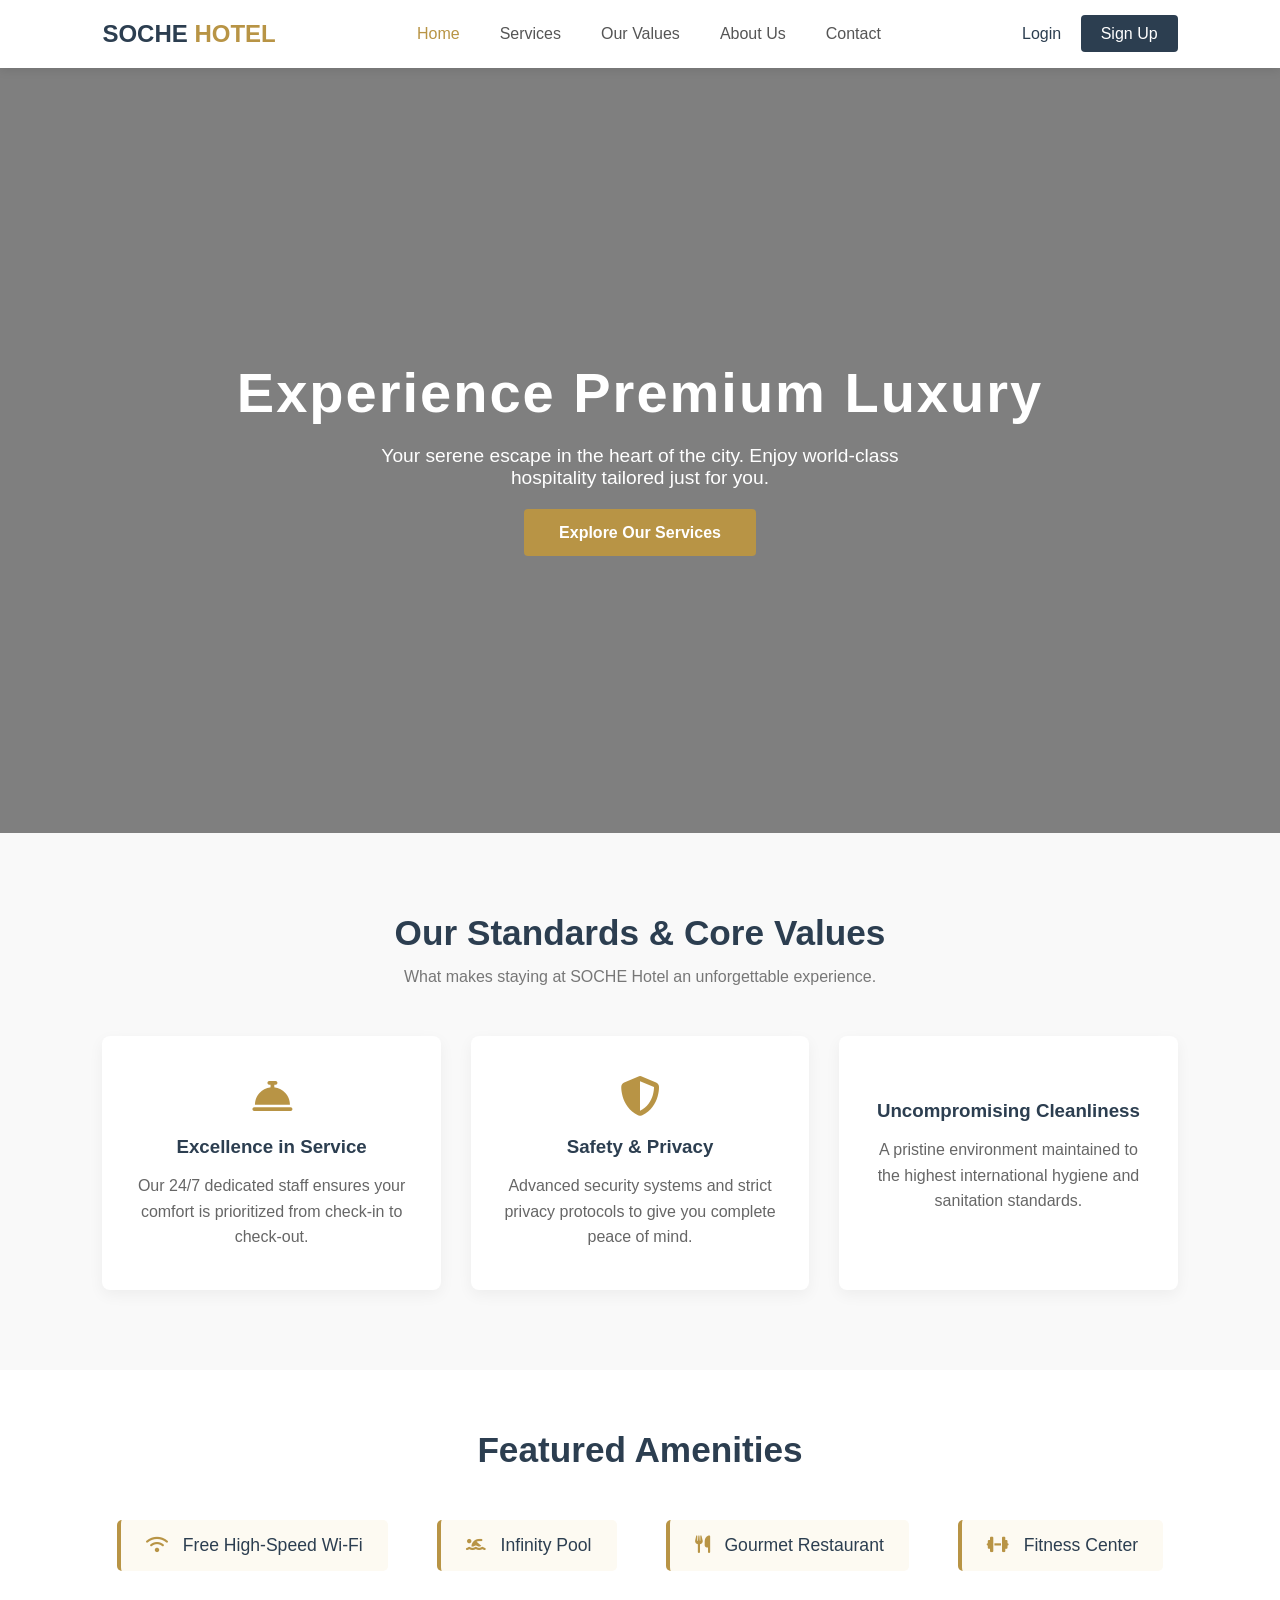
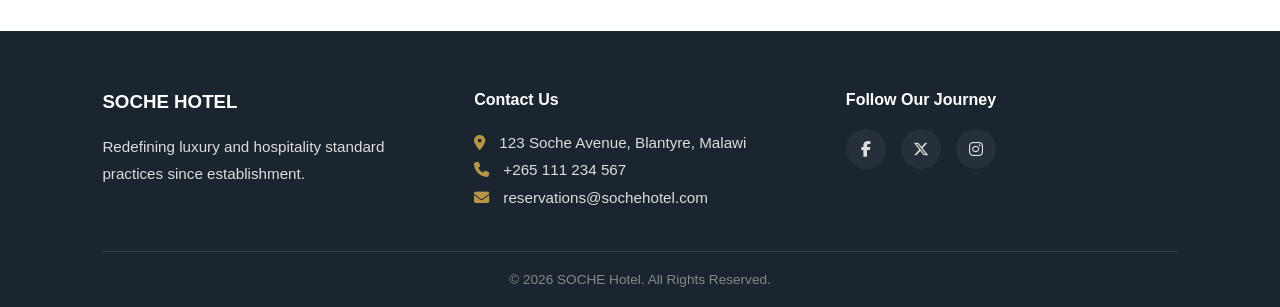
<file: index.html>
<!DOCTYPE html>
<!-- The DOCTYPE declaration tells the browser that this is an HTML5 document. -->
<html lang="en">
<head>
    <!-- Metadata section: Contains info about the page that isn't directly visible to users -->
    <meta charset="UTF-8">
    <!-- Ensures the website scales nicely and is responsive on mobile screens -->
    <meta name="viewport" content="width=device-width, initial-scale=1.0">
    <title>SOCHE Hotel | Luxury & Comfort</title>
    
    <!-- Link to Font Awesome for social media icons in the footer -->
    <link rel="stylesheet" href="https://cdnjs.cloudflare.com/ajax/libs/font-awesome/6.4.0/css/all.min.css">
    
    <!-- Linking our external CSS file to style this structural HTML -->
    <link rel="stylesheet" href="index.css">
</head>
<body>

    <!-- SECTION 1: HEADER & NAVIGATION -->
    <!-- The <header> holds the logo and main navigation menu -->
    <header class="navbar">
        <div class="logo">
            <h2>SOCHE <span>HOTEL</span></h2>
        </div>
        <nav>
            <!-- Unordered list for navigation links -->
            <ul class="nav-links">
                <li><a href="#home" class="active">Home</a></li>
                <li><a href="services.html">Services</a></li>
                <li><a href="#values">Our Values</a></li>
                <li><a href="about.html">About Us</a></li>
                <li><a href="contact.html">Contact</a></li>
            </ul>
        </nav>
        <!-- Auth buttons separated for distinct styling (e.g., call-to-action buttons) -->
        <div class="auth-buttons">
            <a href="login.html" class="btn-login">Login</a>
            <a href="signup.html" class="btn-signup">Sign Up</a>
        </div>
    </header>

    <!-- SECTION 2: HERO / LANDING BANNER -->
    <!-- This is the prominent visual area at the top containing the background photo -->
    <section id="home" class="hero-section">
        <div class="hero-content">
            <h1>Experience Premium Luxury</h1>
            <p>Your serene escape in the heart of the city. Enjoy world-class hospitality tailored just for you.</p>
            <!-- Call to action button to drive user engagement -->
            <a href="#services" class="cta-btn">Explore Our Services</a>
        </div>
    </section>

    <!-- SECTION 3: HOTEL STANDARDS & VALUES -->
    <!-- A clean, grid-based layout section to showcase the hotel's core values -->
    <section id="values" class="values-section">
        <div class="section-title">
            <h2>Our Standards & Core Values</h2>
            <p>What makes staying at SOCHE Hotel an unforgettable experience.</p>
        </div>
        
        <div class="values-grid">
            <!-- Value Card 1 -->
            <div class="value-card">
                <i class="fa-solid fa-bell-concierge card-icon"></i>
                <h3>Excellence in Service</h3>
                <p>Our 24/7 dedicated staff ensures your comfort is prioritized from check-in to check-out.</p>
            </div>
            <!-- Value Card 2 -->
            <div class="value-card">
                <i class="fa-solid fa-shield-halved card-icon"></i>
                <h3>Safety & Privacy</h3>
                <p>Advanced security systems and strict privacy protocols to give you complete peace of mind.</p>
            </div>
            <!-- Value Card 3 -->
            <div class="value-card">
                <i class="fa-solid fa-sparkles card-icon"></i>
                <h3>Uncompromising Cleanliness</h3>
                <p>A pristine environment maintained to the highest international hygiene and sanitation standards.</p>
            </div>
        </div>
    </section>

    <!-- SECTION 4: QUICK FEATURES / AMENITIES (Added industry standard feature) -->
    <!-- Added this because a hotel site needs to highlight key features immediately to convert visitors -->
    <section id="services" class="amenities-section">
        <div class="section-title">
            <h2>Featured Amenities</h2>
        </div>
        <div class="amenities-container">
            <div class="amenity"><i class="fa-solid fa-wifi"></i> Free High-Speed Wi-Fi</div>
            <div class="amenity"><i class="fa-solid fa-person-swimming"></i> Infinity Pool</div>
            <div class="amenity"><i class="fa-solid fa-utensils"></i> Gourmet Restaurant</div>
            <div class="amenity"><i class="fa-solid fa-dumbbell"></i> Fitness Center</div>
        </div>
    </section>

    <!-- SECTION 5: FOOTER -->
    <!-- The footer contains copyright info, contact quick-links, and social media channels -->
    <footer class="footer-section">
        <div class="footer-container">
            <!-- Footer About Segment -->
            <div class="footer-info">
                <h3>SOCHE HOTEL</h3>
                <p>Redefining luxury and hospitality standard practices since establishment.</p>
            </div>
            
            <!-- Footer Contact Info Segment -->
            <div id="contact" class="footer-contact">
                <h4>Contact Us</h4>
                <p><i class="fa-solid fa-location-dot"></i> 123 Soche Avenue, Blantyre, Malawi</p>
                <p><i class="fa-solid fa-phone"></i> +265 111 234 567</p>
                <p><i class="fa-solid fa-envelope"></i> reservations@sochehotel.com</p>
            </div>
            
            <!-- Footer Social Media Segment -->
            <div class="footer-socials">
                <h4>Follow Our Journey</h4>
                <div class="social-icons">
                    <!-- Target="_blank" opens the link in a new tab; rel="noopener" is for security -->
                    <a href="https://facebook.com" target="_blank" rel="noopener" aria-label="Facebook"><i class="fa-brands fa-facebook-f"></i></a>
                    <a href="https://twitter.com" target="_blank" rel="noopener" aria-label="X (formerly Twitter)"><i class="fa-brands fa-x-twitter"></i></a>
                    <a href="https://instagram.com" target="_blank" rel="noopener" aria-label="Instagram"><i class="fa-brands fa-instagram"></i></a>
                </div>
            </div>
        </div>
        
        <!-- Bottom bar for copyright -->
        <div class="footer-bottom">
            <p>&copy; 2026 SOCHE Hotel. All Rights Reserved.</p>
        </div>
    </footer>

</body>
</html>
</file>
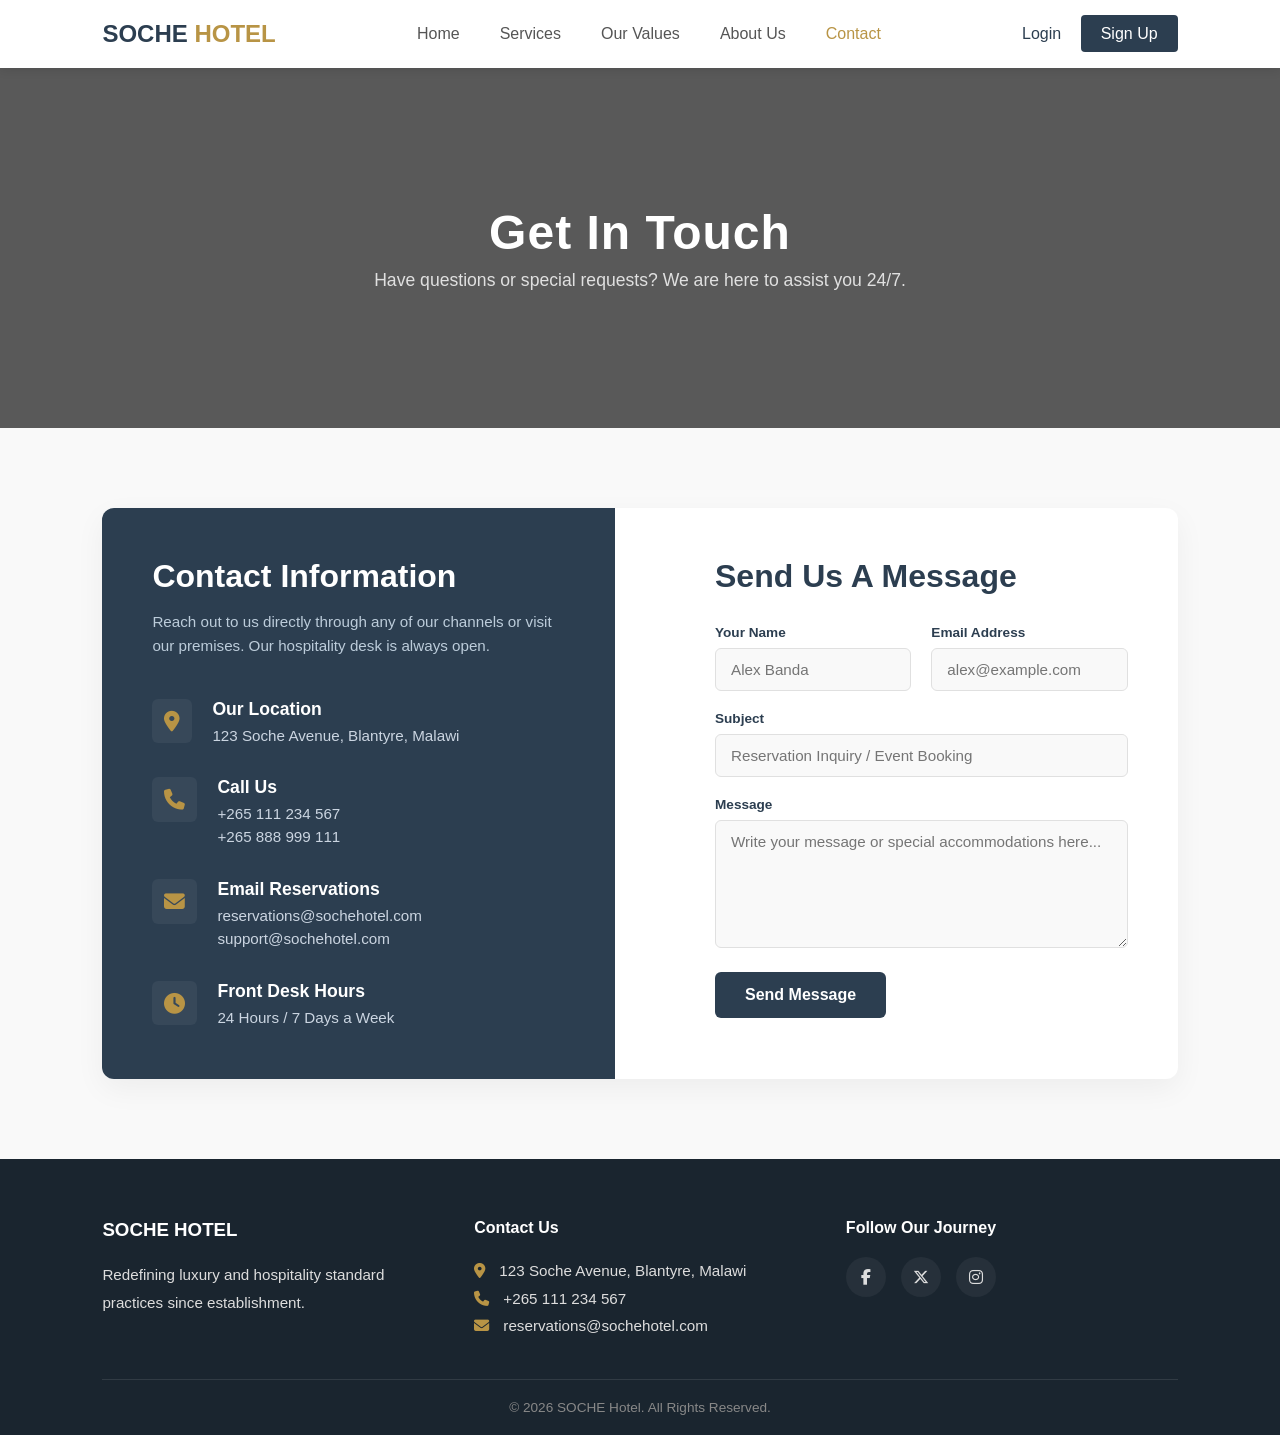
<file: contact.html>
<!DOCTYPE html>
<!-- Telling the browser this is an HTML5 document -->
<html lang="en">
<head>
    <meta charset="UTF-8">
    <meta name="viewport" content="width=device-width, initial-scale=1.0">
    <title>Contact Us | SOCHE Hotel</title>
    
    <!-- Link to Font Awesome for communication and location icons -->
    <link rel="stylesheet" href="https://cdnjs.cloudflare.com/ajax/libs/font-awesome/6.4.0/css/all.min.css">
    
    <!-- Link to the external CSS file dedicated to this page -->
    <link rel="stylesheet" href="contact.css">
</head>
<body>

    <!-- SECTION 1: HEADER & NAVIGATION (Persistent global layout component) -->
    <header class="navbar">
        <div class="logo">
            <h2>SOCHE <span>HOTEL</span></h2>
        </div>
        <nav>
            <ul class="nav-links">
                <li><a href="index.html">Home</a></li>
                <li><a href="services.html">Services</a></li>
                <li><a href="index.html#values">Our Values</a></li>
                <li><a href="about.html">About Us</a></li>
                <li><a href="contact.html" class="active">Contact</a></li>
            </ul>
        </nav>
        <div class="auth-buttons">
            <a href="login.html" class="btn-login">Login</a>
            <a href="signup.html" class="btn-signup">Sign Up</a>
        </div>
    </header>

    <!-- SECTION 2: CONTACT HERO BANNER -->
    <section class="contact-hero">
        <div class="hero-text">
            <h1>Get In Touch</h1>
            <p>Have questions or special requests? We are here to assist you 24/7.</p>
        </div>
    </section>

    <!-- SECTION 3: CONTACT CONTENT SPLIT LAYOUT -->
    <section class="contact-section">
        <div class="contact-container">
            
            <!-- LEFT COLUMN: Contact Channels & Business Info -->
            <div class="contact-info-panel">
                <h2>Contact Information</h2>
                <p class="panel-desc">Reach out to us directly through any of our channels or visit our premises. Our hospitality desk is always open.</p>
                
                <!-- Individual details channels -->
                <div class="info-details">
                    <div class="info-item">
                        <i class="fa-solid fa-location-dot"></i>
                        <div>
                            <h3>Our Location</h3>
                            <p>123 Soche Avenue, Blantyre, Malawi</p>
                        </div>
                    </div>

                    <div class="info-item">
                        <i class="fa-solid fa-phone"></i>
                        <div>
                            <h3>Call Us</h3>
                            <p>+265 111 234 567</p>
                            <p>+265 888 999 111</p>
                        </div>
                    </div>

                    <div class="info-item">
                        <i class="fa-solid fa-envelope"></i>
                        <div>
                            <h3>Email Reservations</h3>
                            <p>reservations@sochehotel.com</p>
                            <p>support@sochehotel.com</p>
                        </div>
                    </div>

                    <div class="info-item">
                        <i class="fa-solid fa-clock"></i>
                        <div>
                            <h3>Front Desk Hours</h3>
                            <p>24 Hours / 7 Days a Week</p>
                        </div>
                    </div>
                </div>
            </div>

            <!-- RIGHT COLUMN: Message Submission Inquiry Form -->
            <div class="contact-form-panel">
                <h2>Send Us A Message</h2>
                
                <form action="#" method="POST" class="message-form">
                    <!-- Split row for Name and Email fields side by side -->
                    <div class="form-row">
                        <div class="form-group">
                            <label for="name">Your Name</label>
                            <input type="text" id="name" name="name" placeholder="Alex Banda" required>
                        </div>
                        <div class="form-group">
                            <label for="email">Email Address</label>
                            <input type="email" id="email" name="email" placeholder="alex@example.com" required>
                        </div>
                    </div>

                    <!-- Subject Field -->
                    <div class="form-group">
                        <label for="subject">Subject</label>
                        <input type="text" id="subject" name="subject" placeholder="Reservation Inquiry / Event Booking" required>
                    </div>

                    <!-- Message Field: Introduces the multi-line <textarea> element to the student -->
                    <div class="form-group">
                        <label for="message">Message</label>
                        <textarea id="message" name="message" rows="6" placeholder="Write your message or special accommodations here..." required></textarea>
                    </div>

                    <!-- Submit Button -->
                    <button type="submit" class="btn-send">Send Message</button>
                </form>
            </div>

        </div>
    </section>

    <!-- SECTION 4: FOOTER (Persistent global layout component) -->
    <footer class="footer-section">
        <div class="footer-container">
            <div class="footer-info">
                <h3>SOCHE HOTEL</h3>
                <p>Redefining luxury and hospitality standard practices since establishment.</p>
            </div>
            
            <div class="footer-contact">
                <h4>Contact Us</h4>
                <p><i class="fa-solid fa-location-dot"></i> 123 Soche Avenue, Blantyre, Malawi</p>
                <p><i class="fa-solid fa-phone"></i> +265 111 234 567</p>
                <p><i class="fa-solid fa-envelope"></i> reservations@sochehotel.com</p>
            </div>
            
            <div class="footer-socials">
                <h4>Follow Our Journey</h4>
                <div class="social-icons">
                    <a href="https://facebook.com" target="_blank" rel="noopener" aria-label="Facebook"><i class="fa-brands fa-facebook-f"></i></a>
                    <a href="https://x.com" target="_blank" rel="noopener" aria-label="X"><i class="fa-brands fa-x-twitter"></i></a>
                    <a href="https://instagram.com" target="_blank" rel="noopener" aria-label="Instagram"><i class="fa-brands fa-instagram"></i></a>
                </div>
            </div>
        </div>
        
        <div class="footer-bottom">
            <p>&copy; 2026 SOCHE Hotel. All Rights Reserved.</p>
        </div>
    </footer>

</body>
</html>
</file>
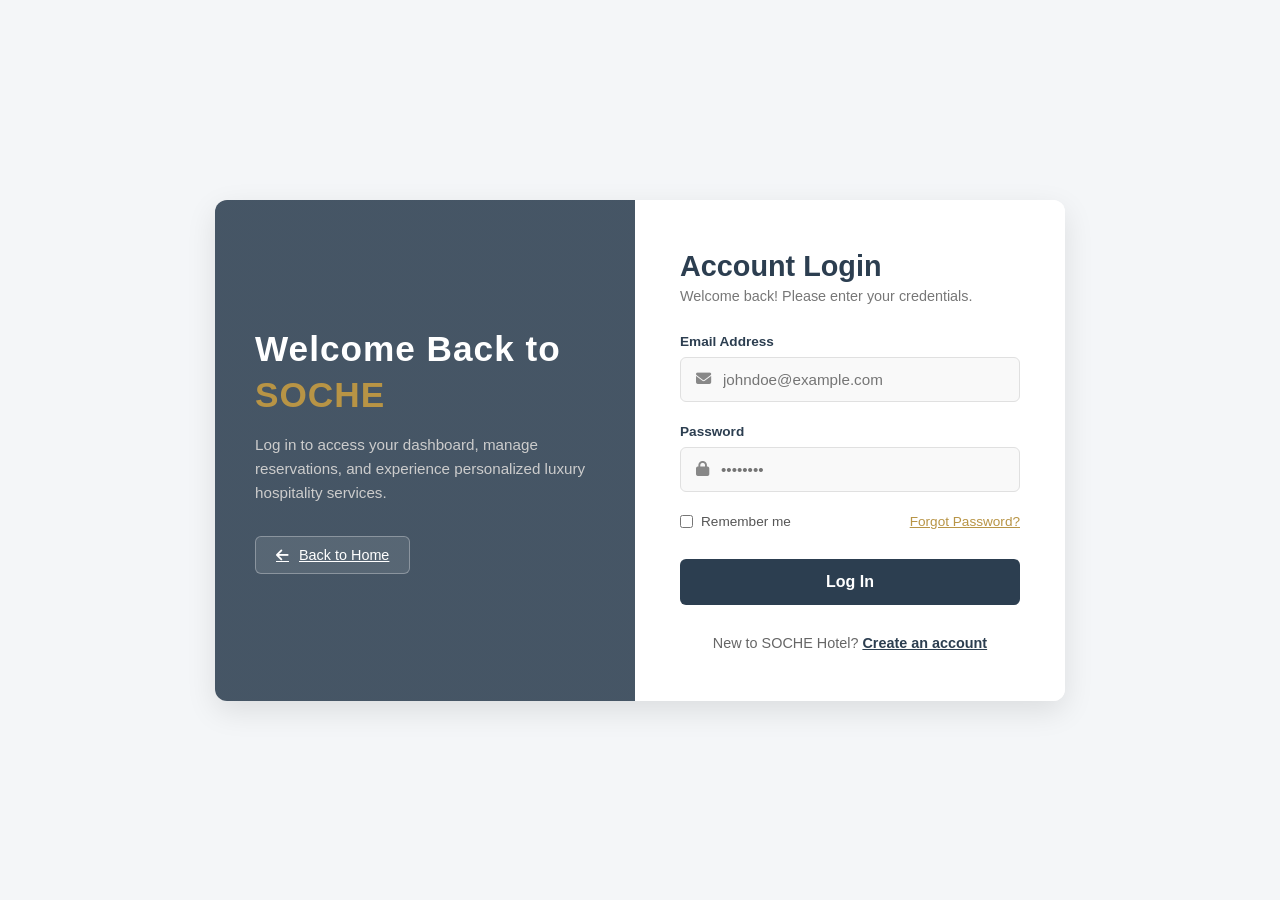
<file: login.html>
<!DOCTYPE html>
<html lang="en">
<head>
    <meta charset="UTF-8">
    <meta name="viewport" content="width=device-width, initial-scale=1.0">
    <title>Login | SOCHE Hotel</title>
    <link rel="stylesheet" href="https://cdnjs.cloudflare.com/ajax/libs/font-awesome/6.4.0/css/all.min.css">
    <link rel="stylesheet" href="login.css">
</head>
<body>

    <div class="login-container">
        
        <!-- LEFT SIDE BANNER WITH ACTIVE HOME REDIRECT -->
        <div class="login-banner">
            <div class="banner-text">
                <h2>Welcome Back to <span>SOCHE</span></h2>
                <p>Log in to access your dashboard, manage reservations, and experience personalized luxury hospitality services.</p>
                <a href="index.html" class="btn-back-home">
                    <i class="fa-solid fa-arrow-left"></i> Back to Home
                </a>
            </div>
        </div>

        <!-- RIGHT SIDE AUTHENTICATION BOX -->
        <div class="login-form-box">
            <div class="form-header">
                <h3>Account Login</h3>
                <p>Welcome back! Please enter your credentials.</p>
            </div>

            <form action="#" method="POST" class="form-element">
                <div class="input-group">
                    <label for="email">Email Address</label>
                    <div class="input-field">
                        <i class="fa-solid fa-envelope"></i>
                        <input type="email" id="email" name="email" placeholder="johndoe@example.com" required>
                    </div>
                </div>

                <div class="input-group">
                    <label for="password">Password</label>
                    <div class="input-field">
                        <i class="fa-solid fa-lock"></i>
                        <input type="password" id="password" name="password" placeholder="••••••••" required>
                    </div>
                </div>

                <div class="form-options">
                    <div class="remember-me">
                        <input type="checkbox" id="remember">
                        <label for="remember">Remember me</label>
                    </div>
                    <div class="forgot-pass">
                        <a href="#">Forgot Password?</a>
                    </div>
                </div>

                <button type="submit" class="btn-submit">Log In</button>
            </form>

            <div class="form-footer">
                <p>New to SOCHE Hotel? <a href="signup.html">Create an account</a></p>
            </div>
        </div>

    </div>

</body>
</html>
</file>
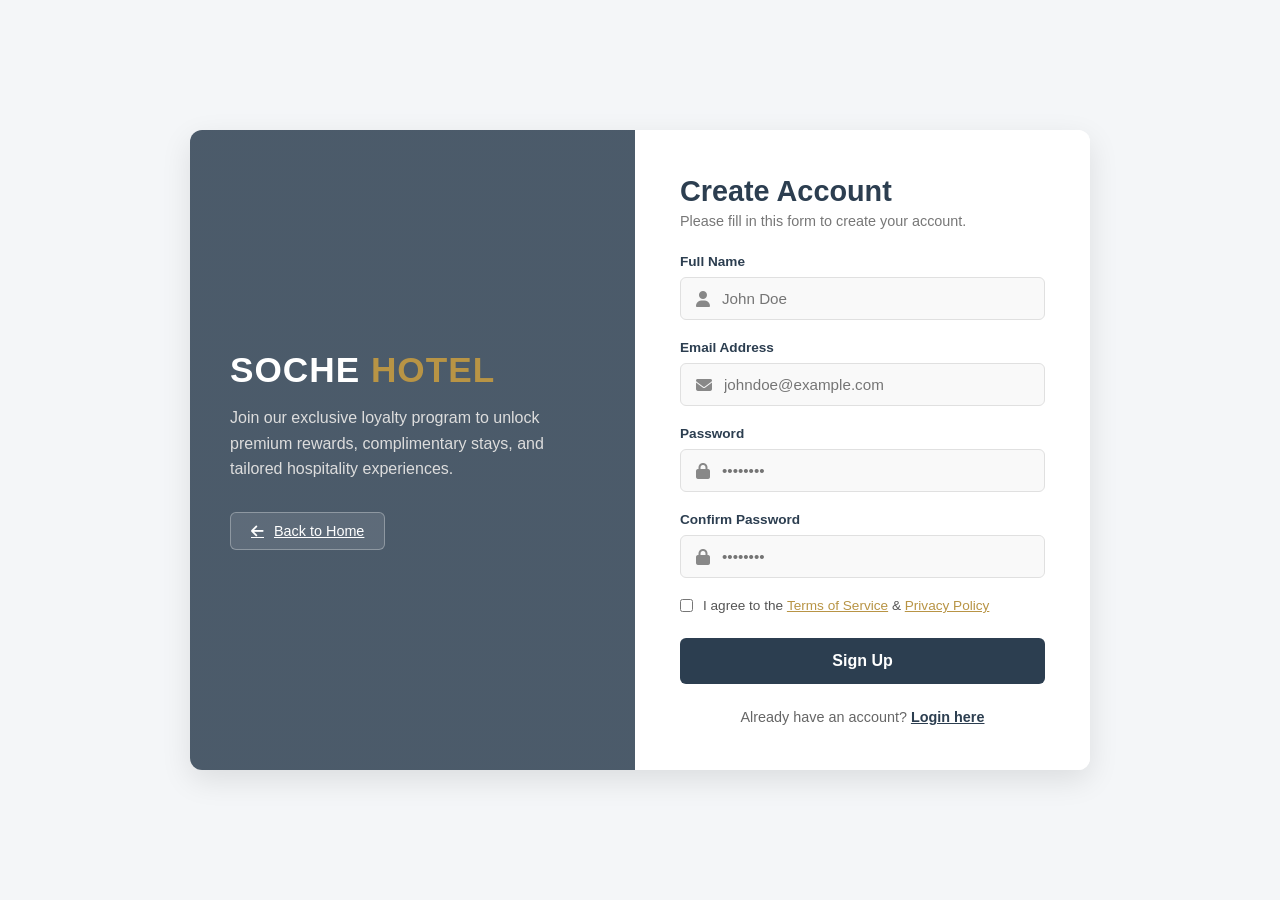
<file: signup.html>
<!DOCTYPE html>
<html lang="en">
<head>
    <meta charset="UTF-8">
    <meta name="viewport" content="width=device-width, initial-scale=1.0">
    <title>Sign Up | SOCHE Hotel</title>
    <link rel="stylesheet" href="https://cdnjs.cloudflare.com/ajax/libs/font-awesome/6.4.0/css/all.min.css">
    <link rel="stylesheet" href="signup.css">
</head>
<body>

    <div class="signup-container">
        
        <!-- LEFT SIDE BANNER WITH ACTIVE HOME REDIRECT -->
        <div class="signup-banner">
            <div class="banner-text">
                <h2>SOCHE <span>HOTEL</span></h2>
                <p>Join our exclusive loyalty program to unlock premium rewards, complimentary stays, and tailored hospitality experiences.</p>
                <a href="index.html" class="btn-back-home">
                    <i class="fa-solid fa-arrow-left"></i> Back to Home
                </a>
            </div>
        </div>

        <!-- RIGHT SIDE REGISTRATION BOX -->
        <div class="signup-form-box">
            <div class="form-header">
                <h3>Create Account</h3>
                <p>Please fill in this form to create your account.</p>
            </div>

            <form action="#" method="POST" class="form-element">
                <div class="input-group">
                    <label for="fullname">Full Name</label>
                    <div class="input-field">
                        <i class="fa-solid fa-user"></i>
                        <input type="text" id="fullname" name="fullname" placeholder="John Doe" required>
                    </div>
                </div>

                <div class="input-group">
                    <label for="email">Email Address</label>
                    <div class="input-field">
                        <i class="fa-solid fa-envelope"></i>
                        <input type="email" id="email" name="email" placeholder="johndoe@example.com" required>
                    </div>
                </div>

                <div class="input-group">
                    <label for="password">Password</label>
                    <div class="input-field">
                        <i class="fa-solid fa-lock"></i>
                        <input type="password" id="password" name="password" placeholder="••••••••" required>
                    </div>
                </div>

                <div class="input-group">
                    <label for="confirm-password">Confirm Password</label>
                    <div class="input-field">
                        <i class="fa-solid fa-lock"></i>
                        <input type="password" id="confirm-password" name="confirm-password" placeholder="••••••••" required>
                    </div>
                </div>

                <div class="terms-condition">
                    <input type="checkbox" id="terms" required>
                    <label for="terms">I agree to the <a href="#">Terms of Service</a> & <a href="#">Privacy Policy</a></label>
                </div>

                <button type="submit" class="btn-submit">Sign Up</button>
            </form>

            <div class="form-footer">
                <p>Already have an account? <a href="login.html">Login here</a></p>
            </div>
        </div>

    </div>

</body>
</html>
</file>
<file: index.css>
/* ==========================================================================
   1. GLOBAL STYLES & RESET
   ========================================================================== */
/* The asterisk (*) targets every single element. We reset margins and padding 
   so different browsers don't add default accidental spacing. */
* {
    margin: 0;
    padding: 0;
    box-sizing: border-box; /* Makes width/height calculations include padding and borders */
    font-family: 'Segoe UI', Tahoma, Geneva, Verdana, sans-serif;
}

/* Smooth scrolling makes the page glide nicely when clicking internal navigation anchors */
html {
    scroll-behavior: smooth;
}

/* Style default anchor tags globally so they don't have ugly blue underscores */
a {
    text-decoration: none;
    color: inherit;
}

/* ==========================================================================
   2. NAVIGATION BAR
   ========================================================================== */
.navbar {
    display: flex; /* Flexbox aligns items horizontally in a straight row */
    justify-content: space-between; /* Pushes logo, nav items, and buttons to opposite ends */
    align-items: center; /* Centers items vertically within the bar */
    padding: 20px 8%;
    background-color: #ffffff;
    box-shadow: 0 2px 10px rgba(0, 0, 0, 0.1); /* Adds a subtle drop shadow under navbar */
    position: sticky; /* Keeps the navbar pinned to the top of the screen when scrolling */
    top: 0;
    z-index: 1000; /* Ensures the navbar stays layered on top of all other elements */
}

.logo h2 {
    font-weight: 700;
    color: #2c3e50; /* Deep blue/grey Slate color */
}

/* Inline span style to color highlight the word "HOTEL" */
.logo h2 span {
    color: #b89445; /* Soft Luxury Gold color */
}

.nav-links {
    display: flex;
    list-style: none; /* Removes the bullet points from <li> elements */
}

.nav-links li {
    margin: 0 20px; /* Generates horizontal spacing between links */
}

.nav-links a {
    font-weight: 500;
    color: #555;
    transition: color 0.3s ease; /* Smooth fade effect when hovering over links */
}

/* Hover effect and active tab indication */
.nav-links a:hover,
.nav-links a.active {
    color: #b89445;
}

/* Login and signup button styles */
.auth-buttons .btn-login {
    margin-right: 15px;
    font-weight: 500;
    color: #2c3e50;
}

.auth-buttons .btn-signup {
    background-color: #2c3e50;
    color: #fff;
    padding: 10px 20px;
    border-radius: 4px; /* Rounds out the corners of the button */
    transition: background-color 0.3s ease;
}

.auth-buttons .btn-signup:hover {
    background-color: #b89445; /* Changes to gold on hover */
}

/* ==========================================================================
   3. HERO SECTION (With Background Image)
   ========================================================================== */
.hero-section {
    height: 85vh; /* Takes up 85% of the viewport height visible window */
    /* Placeholder luxury hotel background image using Unsplash */
    background: linear-gradient(rgba(0, 0, 0, 0.5), rgba(0, 0, 0, 0.5)), 
                url('https://images.unsplash.com/photo-1566073771259-6a8506099945?auto=format&fit=crop&w=1920&q=80') no-repeat center center/cover;
    /* The linear-gradient creates a dark overlay mask over the photo so white text stands out readable */
    display: flex;
    justify-content: center;
    align-items: center;
    text-align: center;
    color: #ffffff;
}

.hero-content h1 {
    font-size: 3.5rem; /* Large impact typography scaling */
    margin-bottom: 20px;
    letter-spacing: 2px;
}

.hero-content p {
    font-size: 1.2rem;
    margin-bottom: 35px;
    max-width: 600px; /* Constrains line length so it doesn't span infinitely wide */
    margin-left: auto;
    margin-right: auto;
}

/* Center Call to Action Button */
.cta-btn {
    background-color: #b89445;
    color: #fff;
    padding: 15px 35px;
    font-size: 1rem;
    font-weight: 600;
    border-radius: 4px;
    transition: transform 0.3s ease, background-color 0.3s ease;
}

.cta-btn:hover {
    background-color: #967631;
    transform: translateY(-3px); /* Slightly lifts button up for tactile interactive feedback */
}

/* ==========================================================================
   4. STANDARDS & VALUES SECTION
   ========================================================================== */
.values-section {
    padding: 80px 8%;
    background-color: #f9f9f9;
}

/* Shared utility structure for section naming banners */
.section-title {
    text-align: center;
    margin-bottom: 50px;
}

.section-title h2 {
    font-size: 2.2rem;
    color: #2c3e50;
    margin-bottom: 15px;
}

.section-title p {
    color: #777;
}

/* Display grid helps divide cards evenly automatically across lines */
.values-grid {
    display: grid;
    grid-template-columns: repeat(auto-fit, minmax(280px, 1fr)); /* Highly responsive: wraps blocks dynamically depending on device width */
    gap: 30px; /* Creates spacing corridors between row items and columns */
}

.value-card {
    background-color: #ffffff;
    padding: 40px 30px;
    text-align: center;
    border-radius: 8px;
    box-shadow: 0 5px 15px rgba(0,0,0,0.05);
    transition: translateY 0.3s ease;
}

.value-card:hover {
    transform: translateY(-5px); /* Lifts the card on hover */
}

.card-icon {
    font-size: 2.5rem;
    color: #b89445;
    margin-bottom: 20px;
}

.value-card h3 {
    margin-bottom: 15px;
    color: #2c3e50;
}

.value-card p {
    color: #666;
    line-height: 1.6; /* Adjusts the space between text lines for readability */
}

/* ==========================================================================
   5. AMENITIES SECTION
   ========================================================================== */
.amenities-section {
    padding: 60px 8%;
    background-color: #ffffff;
}

.amenities-container {
    display: flex;
    justify-content: space-around;
    flex-wrap: wrap; /* Wraps items cleanly to a new line on smaller screens */
    gap: 20px;
}

.amenity {
    font-size: 1.1rem;
    color: #2c3e50;
    font-weight: 500;
    background: #fdfaf2;
    padding: 15px 25px;
    border-radius: 5px;
    border-left: 4px solid #b89445; /* Left side decorative gold border edge highlight */
}

.amenity i {
    margin-right: 10px;
    color: #b89445;
}

/* ==========================================================================
   6. FOOTER
   ========================================================================== */
.footer-section {
    background-color: #1a252f; /* Deep dark background for rich contrast shift */
    color: #dddddd;
    padding: 60px 8% 20px 8%;
}

.footer-container {
    display: flex;
    justify-content: space-between;
    flex-wrap: wrap;
    gap: 40px;
    margin-bottom: 40px;
}

/* Flex item rules splitting real estate sizing allocation percentages */
.footer-info, .footer-contact, .footer-socials {
    flex: 1;
    min-width: 250px;
}

.footer-container h3, .footer-container h4 {
    color: #ffffff;
    margin-bottom: 20px;
}

.footer-info p, .footer-contact p {
    line-height: 1.8;
    font-size: 0.95rem;
}

.footer-contact i {
    color: #b89445;
    margin-right: 10px;
}

/* Alignment rules formatting target layout icons */
.social-icons {
    display: flex;
    gap: 15px;
}

.social-icons a {
    display: inline-flex;
    justify-content: center;
    align-items: center;
    width: 40px;
    height: 40px;
    background-color: rgba(255, 255, 255, 0.05); /* Soft opaque circular background canvas */
    border-radius: 50%; /* Perfect circle trick using radius percentages */
    transition: all 0.3s ease;
}

.social-icons a:hover {
    background-color: #b89445;
    color: #ffffff;
    transform: scale(1.1); /* Pop zoom effect */
}

/* Divider bottom copyright window banner */
.footer-bottom {
    text-align: center;
    padding-top: 20px;
    border-top: 1px solid rgba(255, 255, 255, 0.1);
    font-size: 0.85rem;
    color: #888;
}
</file>
<file: contact.css>
/* ==========================================================================
   1. GLOBAL STYLES & NAVBAR REUSE
   ========================================================================== */
* {
    margin: 0;
    padding: 0;
    box-sizing: border-box;
    font-family: 'Segoe UI', Tahoma, Geneva, Verdana, sans-serif;
}

a {
    text-decoration: none;
    color: inherit;
}

/* NAVBAR BRAND DISPLAY STYLES */
.navbar {
    display: flex;
    justify-content: space-between;
    align-items: center;
    padding: 20px 8%;
    background-color: #ffffff;
    box-shadow: 0 2px 10px rgba(0, 0, 0, 0.1);
    position: sticky;
    top: 0;
    z-index: 1000;
}

.logo h2 {
    font-weight: 700;
    color: #2c3e50;
}

.logo h2 span {
    color: #b89445;
}

.nav-links {
    display: flex;
    list-style: none;
}

.nav-links li {
    margin: 0 20px;
}

.nav-links a {
    font-weight: 500;
    color: #555;
    transition: color 0.3s ease;
}

.nav-links a:hover,
.nav-links a.active {
    color: #b89445;
}

.auth-buttons .btn-login {
    margin-right: 15px;
    font-weight: 500;
    color: #2c3e50;
}

.auth-buttons .btn-signup {
    background-color: #2c3e50;
    color: #fff;
    padding: 10px 20px;
    border-radius: 4px;
    transition: background-color 0.3s ease;
}

.auth-buttons .btn-signup:hover {
    background-color: #b89445;
}

/* ==========================================================================
   2. CONTACT HERO SUBPAGE HEADER
   ========================================================================== */
.contact-hero {
    height: 40vh; /* Shared layout scale matching Services and About Us */
    background: linear-gradient(rgba(0, 0, 0, 0.65), rgba(0, 0, 0, 0.65)),
                url('https://images.unsplash.com/photo-1486406146926-c627a92ad1ab?auto=format&fit=crop&w=1920&q=80') no-repeat center center/cover;
    display: flex;
    justify-content: center;
    align-items: center;
    text-align: center;
    color: #ffffff;
}

.hero-text h1 {
    font-size: 3rem;
    letter-spacing: 1px;
    margin-bottom: 10px;
}

.hero-text p {
    font-size: 1.1rem;
    color: #e0e0e0;
}

/* ==========================================================================
   3. CONTACT MAIN SPLIT WRAPPER LAYOUT
   ========================================================================== */
.contact-section {
    padding: 80px 8%;
    background-color: #f9f9f9;
}

.contact-container {
    display: flex;
    gap: 50px;
    flex-wrap: wrap; /* Triggers elegant vertical restructuring for tablets and phone displays */
    background-color: #ffffff;
    border-radius: 12px;
    overflow: hidden;
    box-shadow: 0 10px 30px rgba(0, 0, 0, 0.05);
}

.contact-info-panel, .contact-form-panel {
    flex: 1;
    min-width: 320px; /* Safeguards block panels from crushing narrow width layouts */
    padding: 50px;
}

/* ==========================================================================
   4. LEFT COLUMN: INFO PANEL STYLING
   ========================================================================== */
.contact-info-panel {
    background-color: #2c3e50; /* Primary brand dark slate layout color */
    color: #ffffff;
}

.contact-info-panel h2 {
    font-size: 2rem;
    margin-bottom: 15px;
}

.panel-desc {
    color: #bcccda;
    font-size: 0.95rem;
    line-height: 1.6;
    margin-bottom: 40px;
}

/* Layout stacking structure for rows of details channels */
.info-details {
    display: flex;
    flex-direction: column;
    gap: 30px;
}

.info-item {
    display: flex;
    align-items: flex-start;
    gap: 20px;
}

.info-item i {
    font-size: 1.3rem;
    color: #b89445; /* Luxury Gold detail accents */
    background-color: rgba(255, 255, 255, 0.05);
    padding: 12px;
    border-radius: 6px;
}

.info-item h3 {
    font-size: 1.1rem;
    margin-bottom: 5px;
    color: #ffffff;
}

.info-item p {
    color: #cbd5e1;
    font-size: 0.95rem;
    line-height: 1.5;
}

/* ==========================================================================
   5. RIGHT COLUMN: CONTACT INQUIRY FORM STYLING
   ========================================================================== */
.contact-form-panel h2 {
    font-size: 2rem;
    color: #2c3e50;
    margin-bottom: 30px;
}

.form-group {
    margin-bottom: 20px;
}

/* Creates side-by-side positioning for Name and Email boxes in wide viewport modes */
.form-row {
    display: flex;
    gap: 20px;
}

.form-row .form-group {
    flex: 1;
}

/* Wraps side-by-side elements down to individual line stacks on small mobile dimensions */
@media (max-width: 600px) {
    .form-row {
        flex-direction: column;
        gap: 0;
    }
}

.form-group label {
    display: block;
    font-size: 0.85rem;
    font-weight: 600;
    color: #2c3e50;
    margin-bottom: 8px;
}

/* Universal text box structural rules for input and textareas */
.form-group input, 
.form-group textarea {
    width: 100%;
    padding: 12px 15px;
    background-color: #f9f9f9;
    border: 1px solid #e0e0e0;
    border-radius: 6px;
    font-size: 0.95rem;
    color: #333;
    outline: none;
    transition: all 0.3s ease;
}

/* Block border outline triggers when users select fields to input text string elements */
.form-group input:focus, 
.form-group textarea:focus {
    border-color: #b89445;
    background-color: #ffffff;
}

/* Inhibits the user from horizontally breaking layout bounds when expanding message fields manually */
.form-group textarea {
    resize: vertical;
}

/* CALL TO ACTION MESSAGE BUTTON SPECIFICATIONS */
.btn-send {
    background-color: #2c3e50;
    color: #ffffff;
    border: none;
    padding: 14px 30px;
    font-size: 1rem;
    font-weight: 600;
    border-radius: 6px;
    cursor: pointer;
    transition: background-color 0.3s ease;
}

.btn-send:hover {
    background-color: #b89445; /* Switches cleanly to luxury gold color on hover trigger states */
}

/* ==========================================================================
   6. FOOTER STYLES
   ========================================================================== */
.footer-section {
    background-color: #1a252f;
    color: #dddddd;
    padding: 60px 8% 20px 8%;
}

.footer-container {
    display: flex;
    justify-content: space-between;
    flex-wrap: wrap;
    gap: 40px;
    margin-bottom: 40px;
}

.footer-info, .footer-contact, .footer-socials {
    flex: 1;
    min-width: 250px;
}

.footer-container h3, .footer-container h4 {
    color: #ffffff;
    margin-bottom: 20px;
}

.footer-info p, .footer-contact p {
    line-height: 1.8;
    font-size: 0.95rem;
}

.footer-contact i {
    color: #b89445;
    margin-right: 10px;
}

.social-icons {
    display: flex;
    gap: 15px;
}

.social-icons a {
    display: inline-flex;
    justify-content: center;
    align-items: center;
    width: 40px;
    height: 40px;
    background-color: rgba(255, 255, 255, 0.05);
    border-radius: 50%;
    transition: all 0.3s ease;
}

.social-icons a:hover {
    background-color: #b89445;
    color: #ffffff;
    transform: scale(1.1);
}

.footer-bottom {
    text-align: center;
    padding-top: 20px;
    border-top: 1px solid rgba(255, 255, 255, 0.1);
    font-size: 0.85rem;
    color: #888;
}
</file>
<file: login.css>
* {
    margin: 0;
    padding: 0;
    box-sizing: border-box;
    font-family: 'Segoe UI', Tahoma, Geneva, Verdana, sans-serif;
}

body {
    background-color: #f4f6f8;
    display: flex;
    justify-content: center;
    align-items: center;
    min-height: 100vh;
    padding: 20px;
}

.login-container {
    background-color: #ffffff;
    width: 100%;
    max-width: 850px;
    display: flex;
    border-radius: 12px;
    overflow: hidden;
    box-shadow: 0 10px 30px rgba(0, 0, 0, 0.1);
}

.login-banner {
    flex: 1;
    background: linear-gradient(rgba(44, 62, 80, 0.88), rgba(44, 62, 80, 0.88)), 
                url('https://images.unsplash.com/photo-1590490360182-c33d57733427?auto=format&fit=crop&w=800&q=80') no-repeat center center/cover;
    display: flex;
    align-items: center;
    padding: 40px;
    color: #ffffff;
}

@media (max-width: 768px) {
    .login-banner {
        display: none;
    }
}

.banner-text h2 {
    font-size: 2.2rem;
    margin-bottom: 15px;
    letter-spacing: 1px;
    line-height: 1.3;
}

.banner-text h2 span {
    color: #b89445;
}

.banner-text p {
    font-size: 0.95rem;
    line-height: 1.6;
    color: #cccccc;
}

.login-form-box {
    flex: 1;
    padding: 50px 45px;
    background-color: #ffffff;
}

.form-header {
    margin-bottom: 30px;
}

.form-header h3 {
    font-size: 1.8rem;
    color: #2c3e50;
    margin-bottom: 5px;
}

.form-header p {
    color: #777;
    font-size: 0.9rem;
}

.input-group {
    margin-bottom: 22px;
}

.input-group label {
    display: block;
    font-size: 0.85rem;
    font-weight: 600;
    color: #2c3e50;
    margin-bottom: 8px;
}

.input-field {
    display: flex;
    align-items: center;
    background-color: #f9f9f9;
    border: 1px solid #e0e0e0;
    border-radius: 6px;
    padding: 0 15px;
    transition: all 0.3s ease;
}

.input-field:focus-within {
    border-color: #b89445;
    background-color: #ffffff;
}

.input-field i {
    color: #888;
    margin-right: 12px;
    font-size: 0.95rem;
}

.input-field input {
    width: 100%;
    border: none;
    outline: none;
    background: transparent;
    padding: 13px 0;
    font-size: 0.95rem;
    color: #333;
}

.form-options {
    display: flex;
    justify-content: space-between;
    align-items: center;
    margin-bottom: 30px;
    font-size: 0.85rem;
}

.remember-me {
    display: flex;
    align-items: center;
    gap: 8px;
}

.remember-me label {
    color: #555;
    cursor: pointer;
}

.forgot-pass a {
    color: #b89445;
    font-weight: 500;
    transition: color 0.2s ease;
}

.forgot-pass a:hover {
    color: #2c3e50;
}

.btn-submit {
    width: 100%;
    background-color: #2c3e50;
    color: #ffffff;
    border: none;
    padding: 14px;
    font-size: 1rem;
    font-weight: 600;
    border-radius: 6px;
    cursor: pointer;
    transition: background-color 0.3s ease;
}

.btn-submit:hover {
    background-color: #b89445;
}

.form-footer {
    text-align: center;
    margin-top: 30px;
    font-size: 0.9rem;
    color: #666;
}

.form-footer a {
    color: #2c3e50;
    font-weight: 600;
    transition: color 0.2s ease;
}

.form-footer a:hover {
    color: #b89445;
}

/* BACK TO HOME LINK INTERACTION STYLE */
.btn-back-home {
    display: inline-flex;
    align-items: center;
    gap: 10px;
    margin-top: 30px;
    padding: 10px 20px;
    background-color: rgba(255, 255, 255, 0.1);
    border: 1px solid rgba(255, 255, 255, 0.3);
    border-radius: 6px;
    color: #ffffff;
    font-size: 0.9rem;
    font-weight: 500;
    transition: all 0.3s ease;
}

.btn-back-home i {
    transition: transform 0.3s ease;
}

.btn-back-home:hover {
    background-color: #b89445;
    border-color: #b89445;
    box-shadow: 0 4px 15px rgba(184, 148, 69, 0.3);
}

.btn-back-home:hover i {
    transform: translateX(-5px);
}
</file>
<file: signup.css>
* {
    margin: 0;
    padding: 0;
    box-sizing: border-box;
    font-family: 'Segoe UI', Tahoma, Geneva, Verdana, sans-serif;
}

body {
    background-color: #f4f6f8;
    display: flex;
    justify-content: center;
    align-items: center;
    min-height: 100vh;
    padding: 20px;
}

.signup-container {
    background-color: #ffffff;
    width: 100%;
    max-width: 900px;
    display: flex;
    border-radius: 12px;
    overflow: hidden;
    box-shadow: 0 10px 30px rgba(0, 0, 0, 0.1);
}

.signup-banner {
    flex: 1;
    background: linear-gradient(rgba(44, 62, 80, 0.85), rgba(44, 62, 80, 0.85)), 
                url('https://images.unsplash.com/photo-1542314831-068cd1dbfeeb?auto=format&fit=crop&w=800&q=80') no-repeat center center/cover;
    display: flex;
    align-items: center;
    padding: 40px;
    color: #ffffff;
}

@media (max-width: 768px) {
    .signup-banner {
        display: none;
    }
}

.banner-text h2 {
    font-size: 2.2rem;
    margin-bottom: 15px;
    letter-spacing: 1px;
}

.banner-text h2 span {
    color: #b89445;
}

.banner-text p {
    font-size: 1rem;
    line-height: 1.6;
    color: #ddd;
}

.signup-form-box {
    flex: 1;
    padding: 45px;
    background-color: #ffffff;
}

.form-header {
    margin-bottom: 25px;
}

.form-header h3 {
    font-size: 1.8rem;
    color: #2c3e50;
    margin-bottom: 5px;
}

.form-header p {
    color: #777;
    font-size: 0.9rem;
}

.input-group {
    margin-bottom: 20px;
}

.input-group label {
    display: block;
    font-size: 0.85rem;
    font-weight: 600;
    color: #2c3e50;
    margin-bottom: 8px;
}

.input-field {
    display: flex;
    align-items: center;
    background-color: #f9f9f9;
    border: 1px solid #e0e0e0;
    border-radius: 6px;
    padding: 0 15px;
    transition: border-color 0.3s ease;
}

.input-field:focus-within {
    border-color: #b89445;
}

.input-field i {
    color: #888;
    margin-right: 12px;
    font-size: 1rem;
}

.input-field input {
    width: 100%;
    border: none;
    outline: none;
    background: transparent;
    padding: 12px 0;
    font-size: 0.95rem;
    color: #333;
}

.terms-condition {
    display: flex;
    align-items: center;
    gap: 10px;
    margin-bottom: 25px;
}

.terms-condition label {
    font-size: 0.85rem;
    color: #555;
    cursor: pointer;
}

.terms-condition a {
    color: #b89445;
    font-weight: 500;
}

.btn-submit {
    width: 100%;
    background-color: #2c3e50;
    color: #ffffff;
    border: none;
    padding: 14px;
    font-size: 1rem;
    font-weight: 600;
    border-radius: 6px;
    cursor: pointer;
    transition: background-color 0.3s ease;
}

.btn-submit:hover {
    background-color: #b89445;
}

.form-footer {
    text-align: center;
    margin-top: 25px;
    font-size: 0.9rem;
    color: #666;
}

.form-footer a {
    color: #2c3e50;
    font-weight: 600;
    transition: color 0.2s ease;
}

.form-footer a:hover {
    color: #b89445;
}

/* BACK TO HOME LINK INTERACTION STYLE */
.btn-back-home {
    display: inline-flex;
    align-items: center;
    gap: 10px;
    margin-top: 30px;
    padding: 10px 20px;
    background-color: rgba(255, 255, 255, 0.1);
    border: 1px solid rgba(255, 255, 255, 0.3);
    border-radius: 6px;
    color: #ffffff;
    font-size: 0.9rem;
    font-weight: 500;
    transition: all 0.3s ease;
}

.btn-back-home i {
    transition: transform 0.3s ease;
}

.btn-back-home:hover {
    background-color: #b89445;
    border-color: #b89445;
    box-shadow: 0 4px 15px rgba(184, 148, 69, 0.3);
}

.btn-back-home:hover i {
    transform: translateX(-5px);
}
</file>
